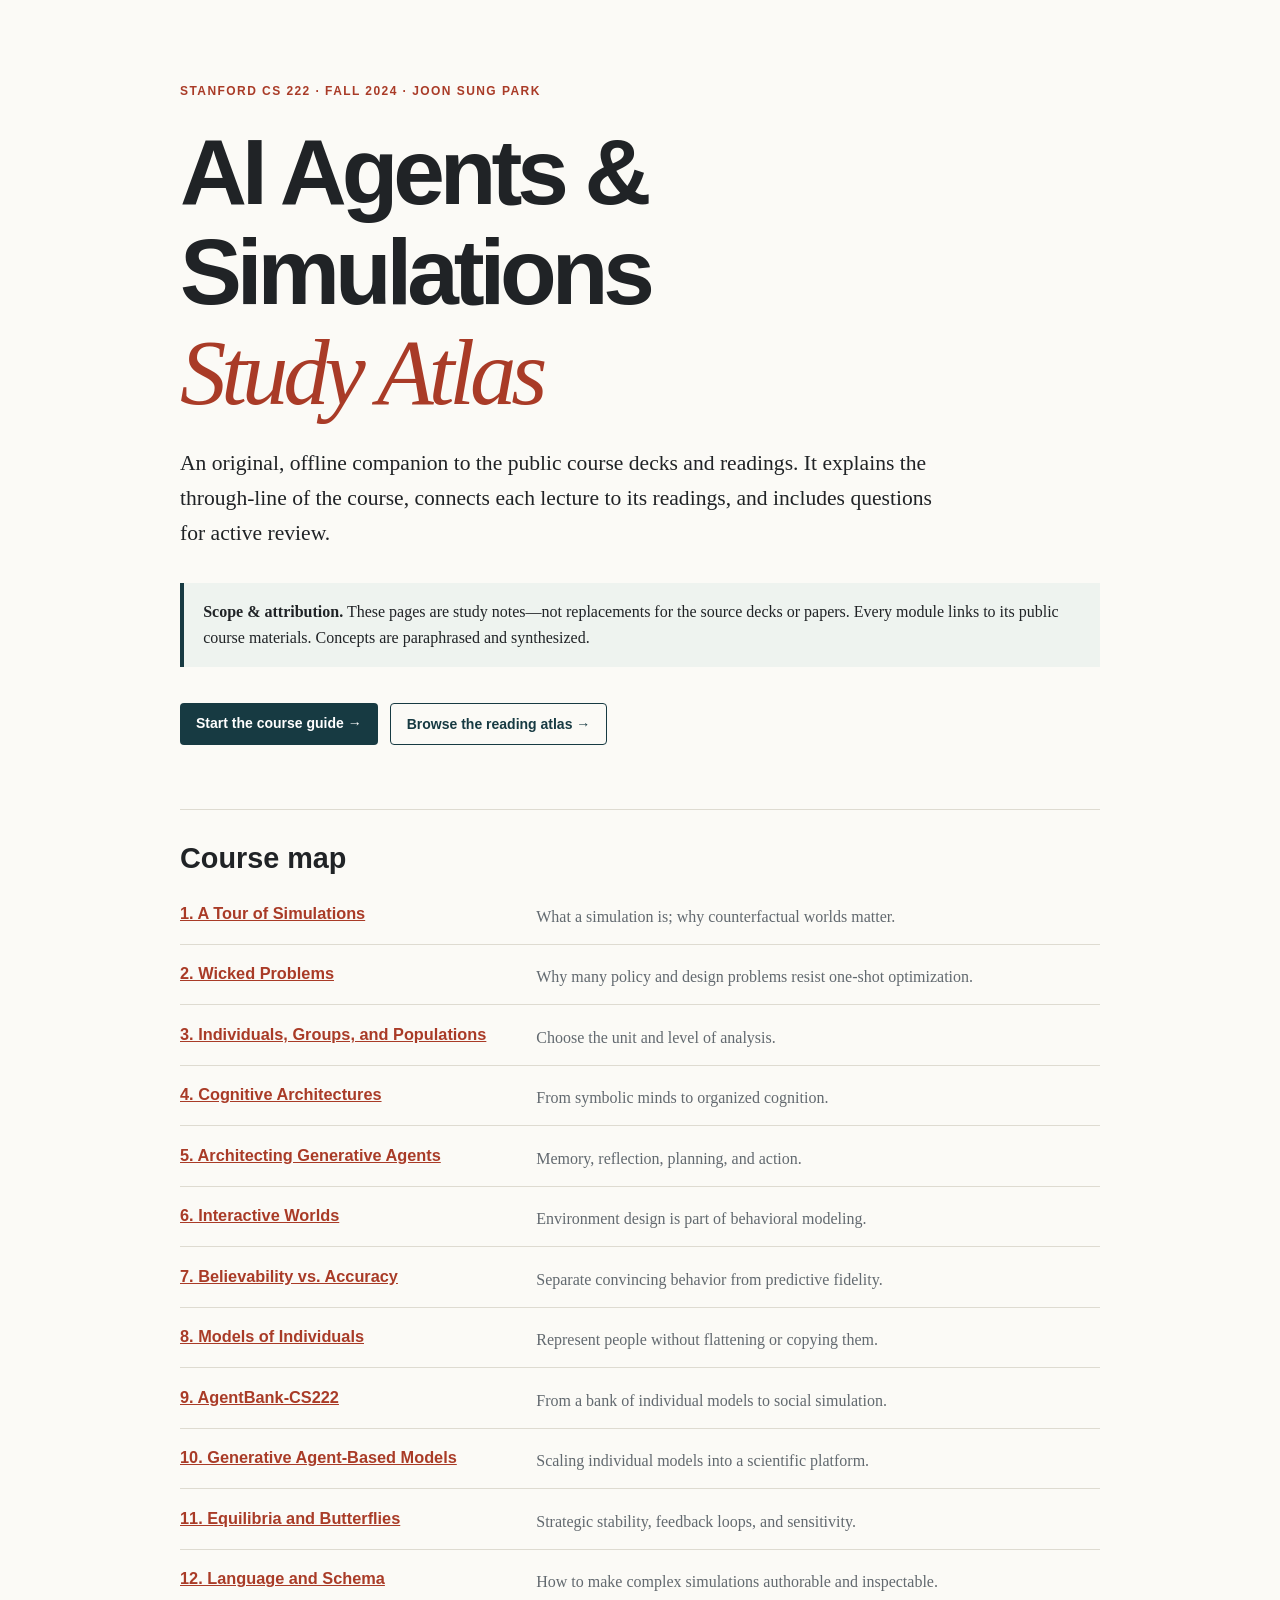
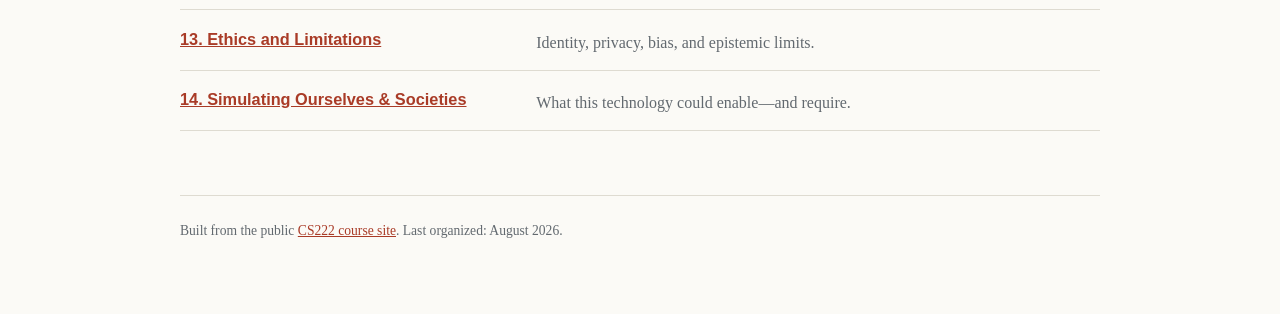
<file: index.html>
<!doctype html>
<html lang="en"><head><meta charset="utf-8"><meta name="viewport" content="width=device-width,initial-scale=1"><title>CS222 — Study Atlas</title><link rel="stylesheet" href="assets/style.css"></head>
<body><main class="shell"><p class="eyebrow">STANFORD CS 222 · FALL 2024 · JOON SUNG PARK</p><h1>AI Agents &amp; Simulations<br><em>Study Atlas</em></h1><p class="lead">An original, offline companion to the public course decks and readings. It explains the through-line of the course, connects each lecture to its readings, and includes questions for active review.</p><div class="notice"><strong>Scope &amp; attribution.</strong> These pages are study notes—not replacements for the source decks or papers. Every module links to its public course materials. Concepts are paraphrased and synthesized.</div><section class="actions"><a class="button" href="course-guide.html">Start the course guide →</a><a class="button secondary" href="reading-atlas.html">Browse the reading atlas →</a></section><section><h2>Course map</h2><ol class="map"><li><a href="course-guide.html#l1">1. A Tour of Simulations</a><span>What a simulation is; why counterfactual worlds matter.</span></li><li><a href="course-guide.html#l2">2. Wicked Problems</a><span>Why many policy and design problems resist one-shot optimization.</span></li><li><a href="course-guide.html#l3">3. Individuals, Groups, and Populations</a><span>Choose the unit and level of analysis.</span></li><li><a href="course-guide.html#l4">4. Cognitive Architectures</a><span>From symbolic minds to organized cognition.</span></li><li><a href="course-guide.html#l5">5. Architecting Generative Agents</a><span>Memory, reflection, planning, and action.</span></li><li><a href="course-guide.html#l6">6. Interactive Worlds</a><span>Environment design is part of behavioral modeling.</span></li><li><a href="course-guide.html#l7">7. Believability vs. Accuracy</a><span>Separate convincing behavior from predictive fidelity.</span></li><li><a href="course-guide.html#l8">8. Models of Individuals</a><span>Represent people without flattening or copying them.</span></li><li><a href="course-guide.html#l9">9. AgentBank-CS222</a><span>From a bank of individual models to social simulation.</span></li><li><a href="course-guide.html#l10">10. Generative Agent-Based Models</a><span>Scaling individual models into a scientific platform.</span></li><li><a href="course-guide.html#l11">11. Equilibria and Butterflies</a><span>Strategic stability, feedback loops, and sensitivity.</span></li><li><a href="course-guide.html#l12">12. Language and Schema</a><span>How to make complex simulations authorable and inspectable.</span></li><li><a href="course-guide.html#l13">13. Ethics and Limitations</a><span>Identity, privacy, bias, and epistemic limits.</span></li><li><a href="course-guide.html#l14">14. Simulating Ourselves &amp; Societies</a><span>What this technology could enable—and require.</span></li></ol></section><footer>Built from the public <a href="https://joonspk-research.github.io/cs222-fall24/index.html">CS222 course site</a>. Last organized: August 2026.</footer></main></body></html>
</file>
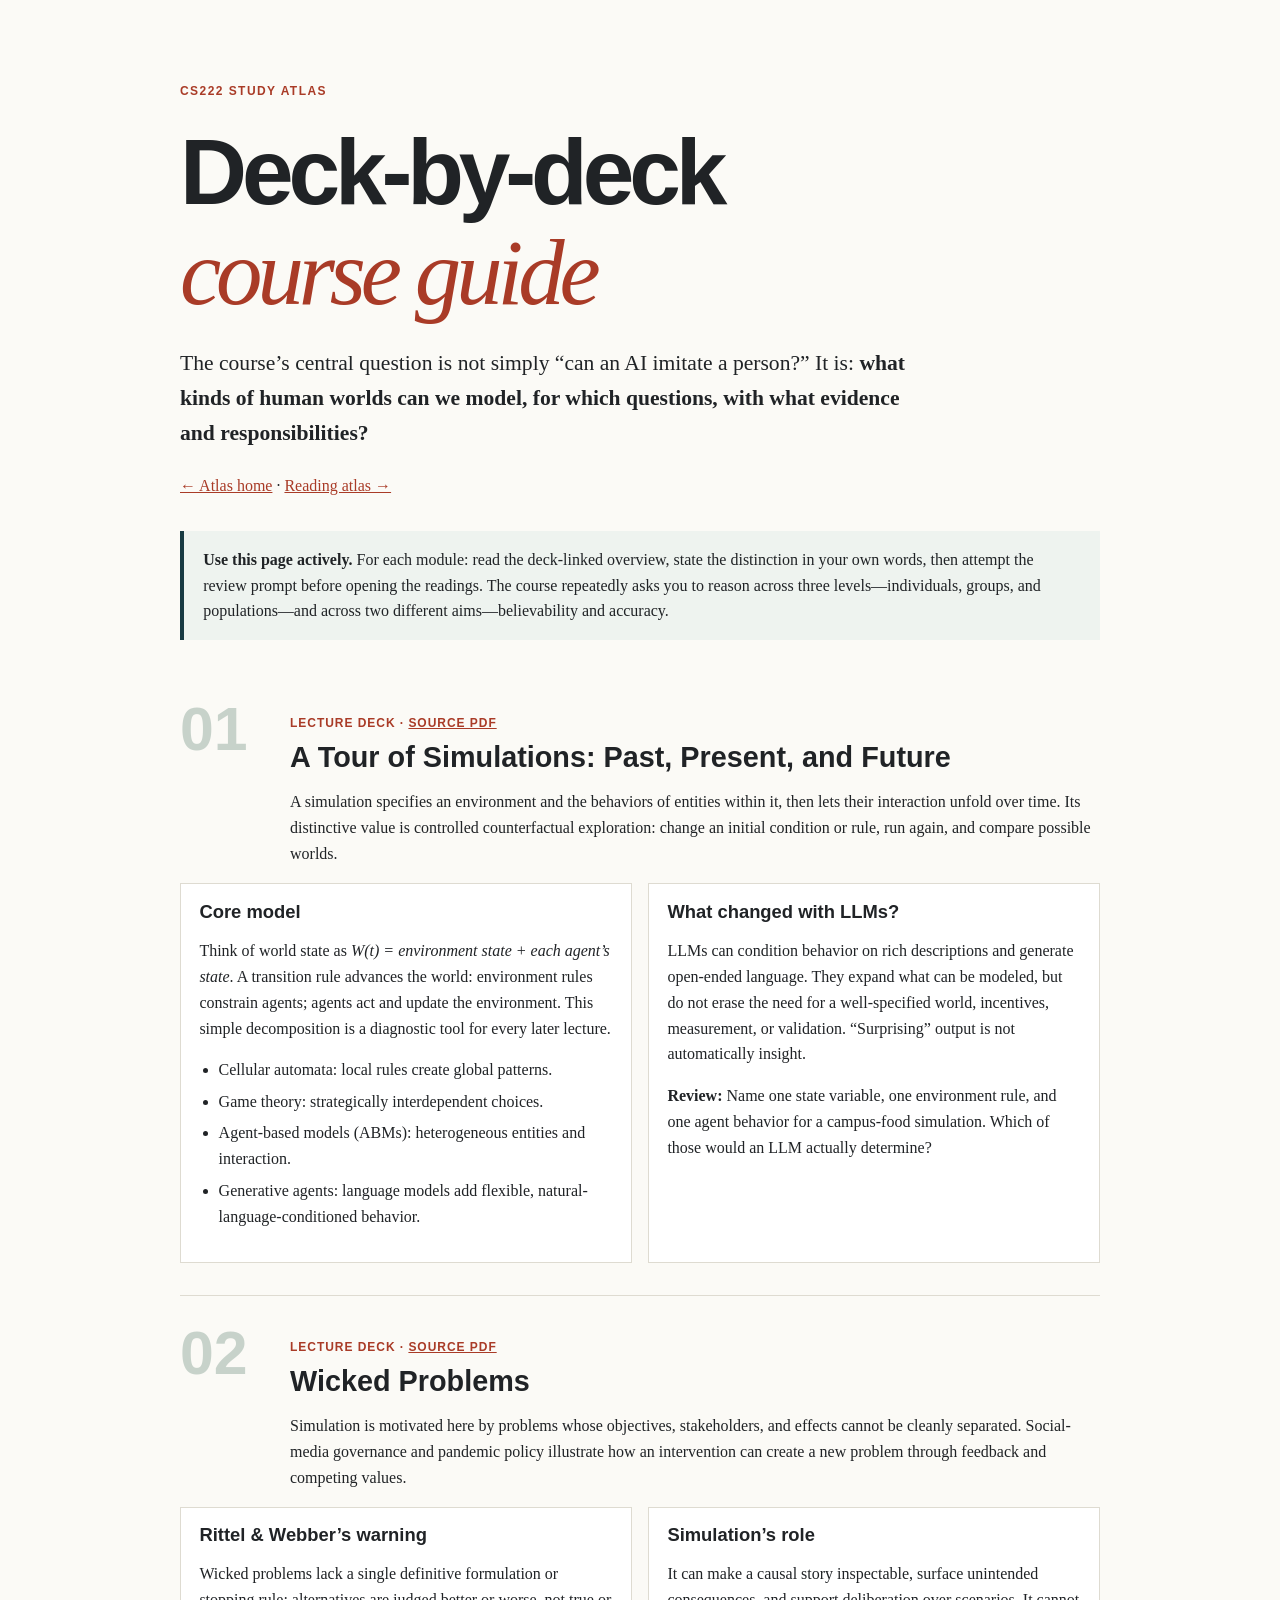
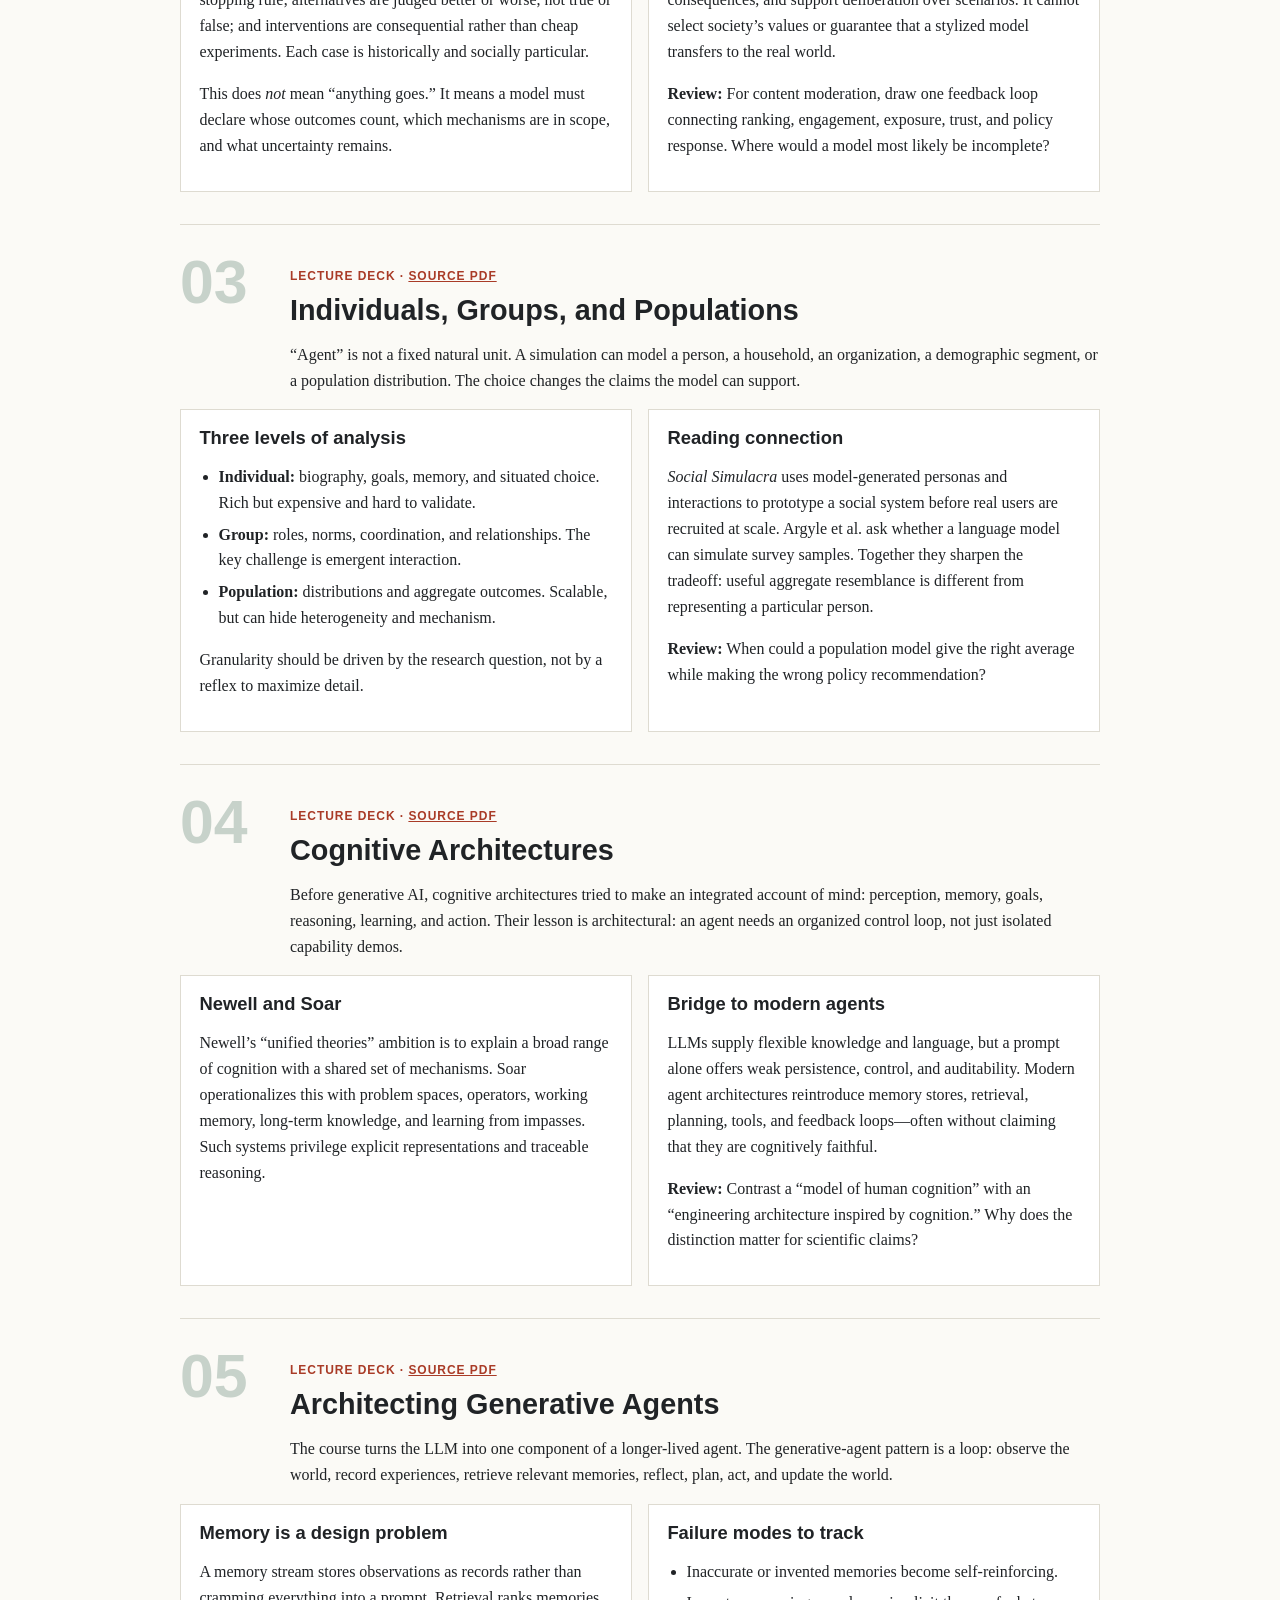
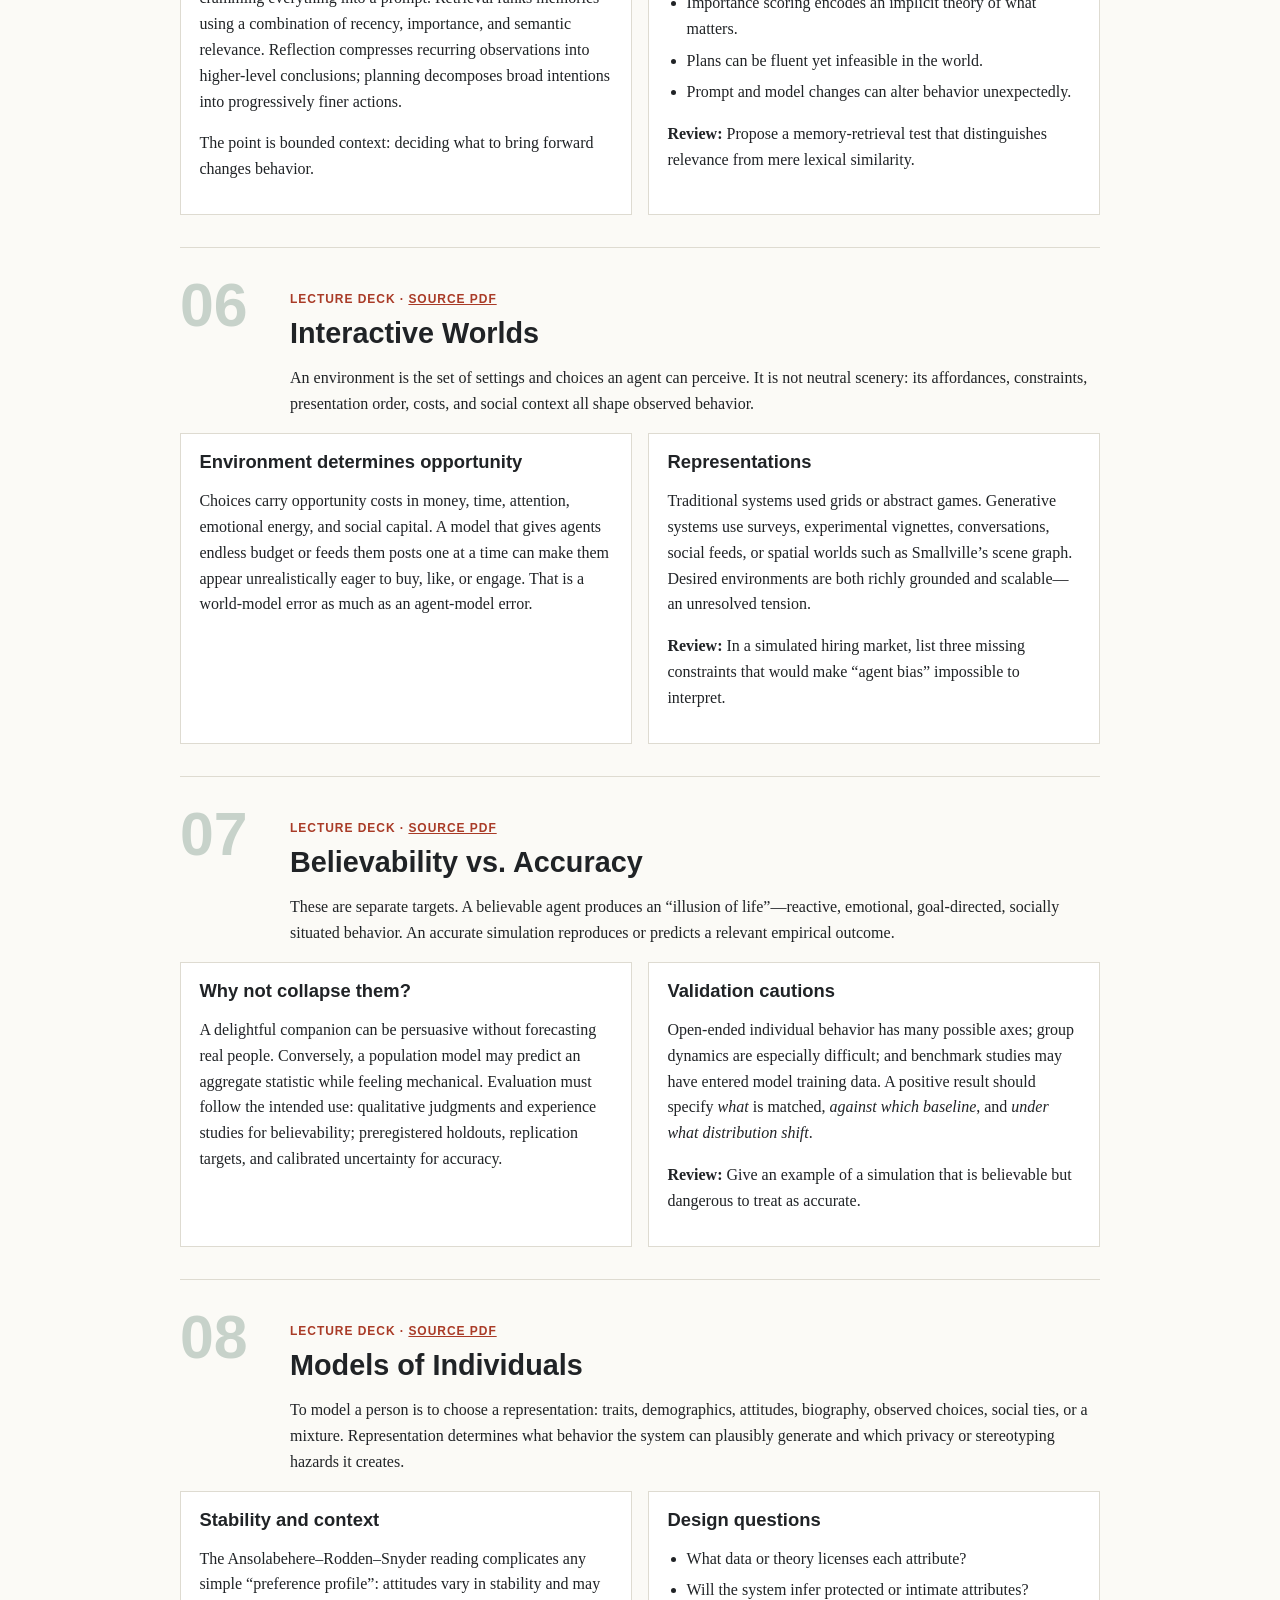
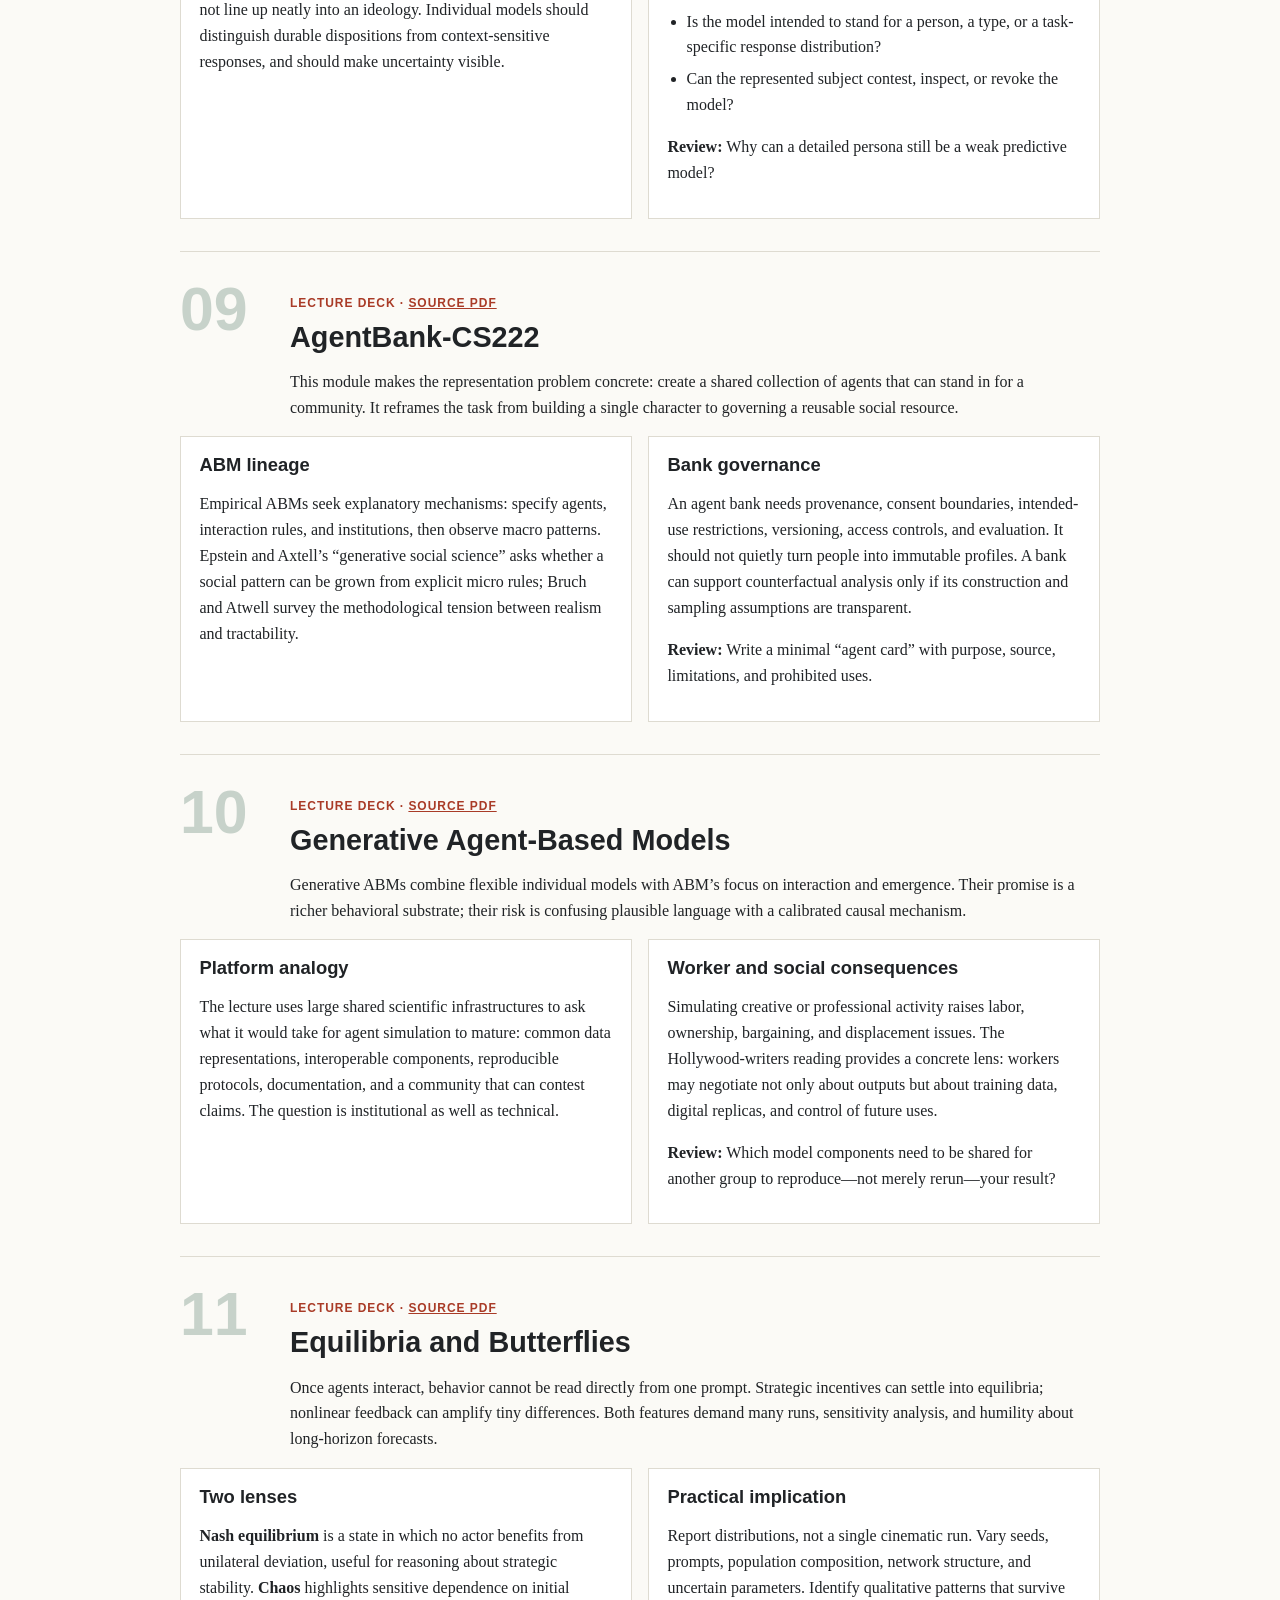
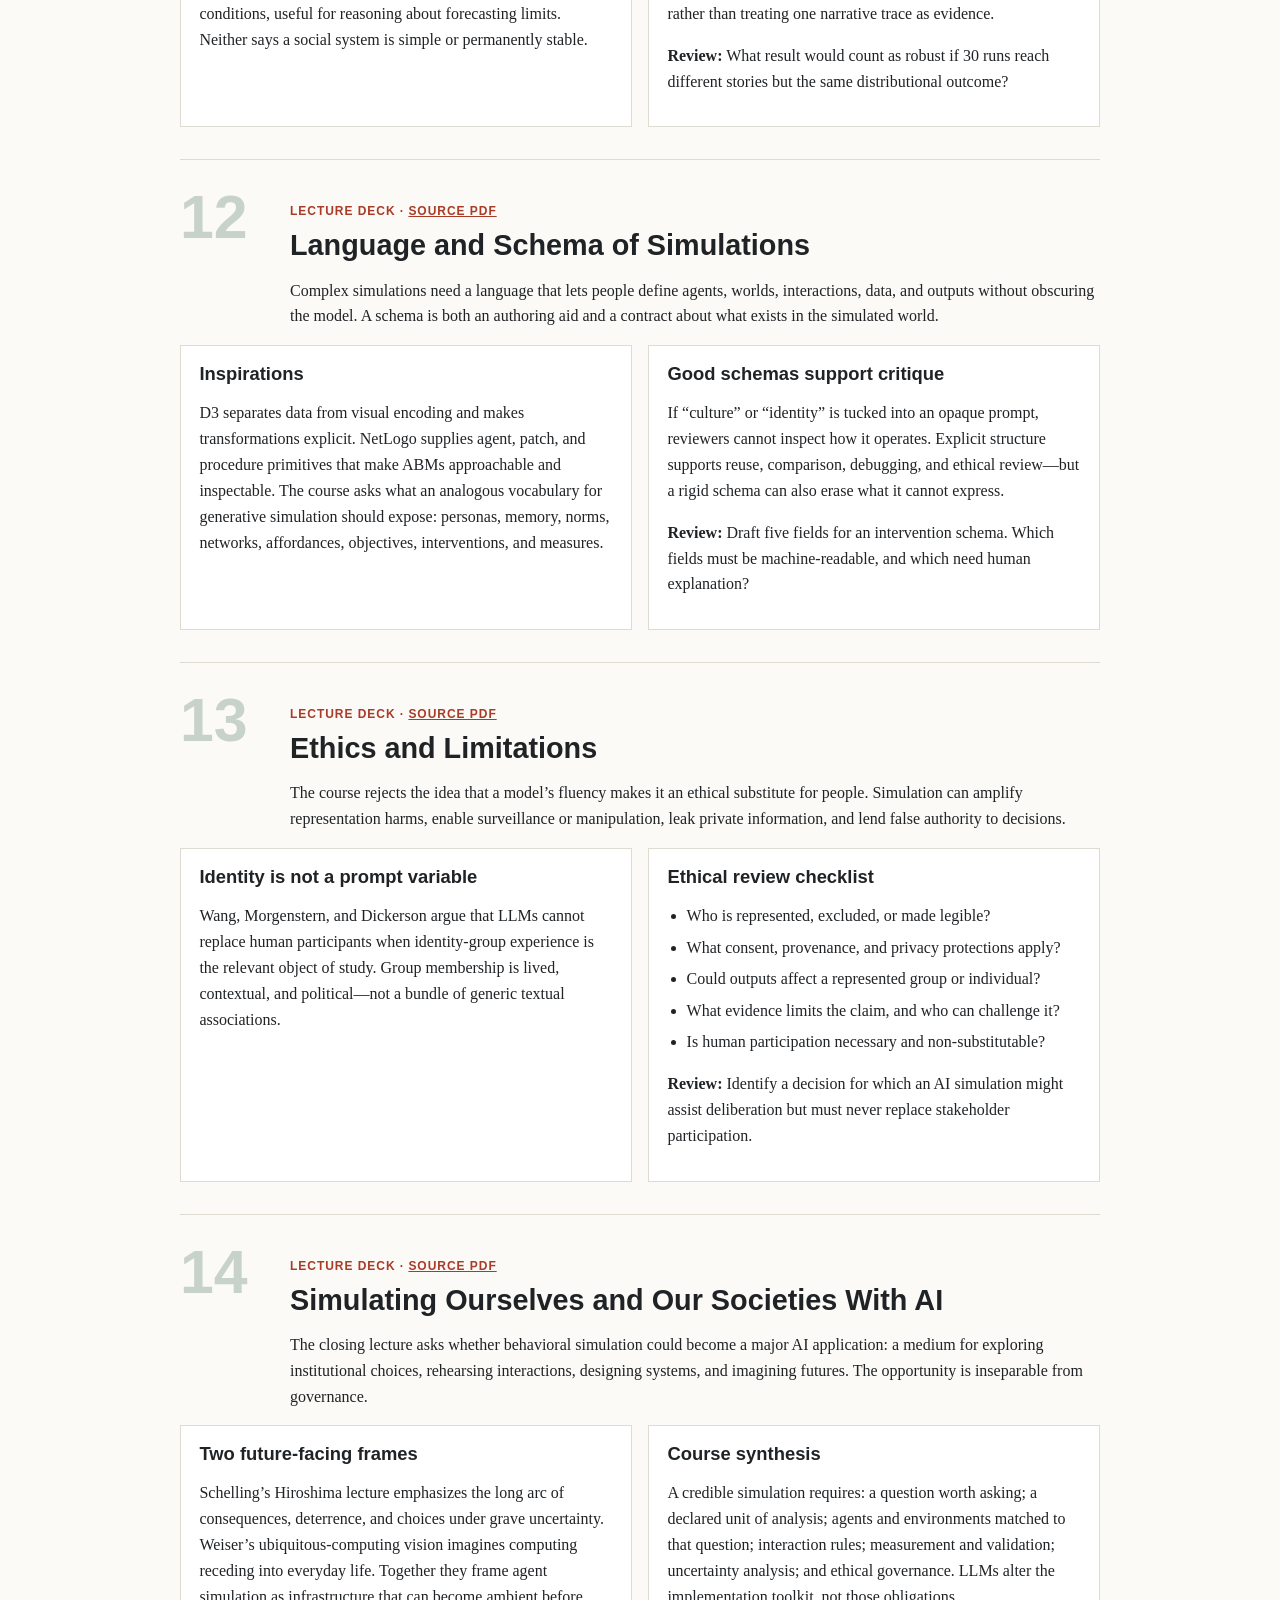
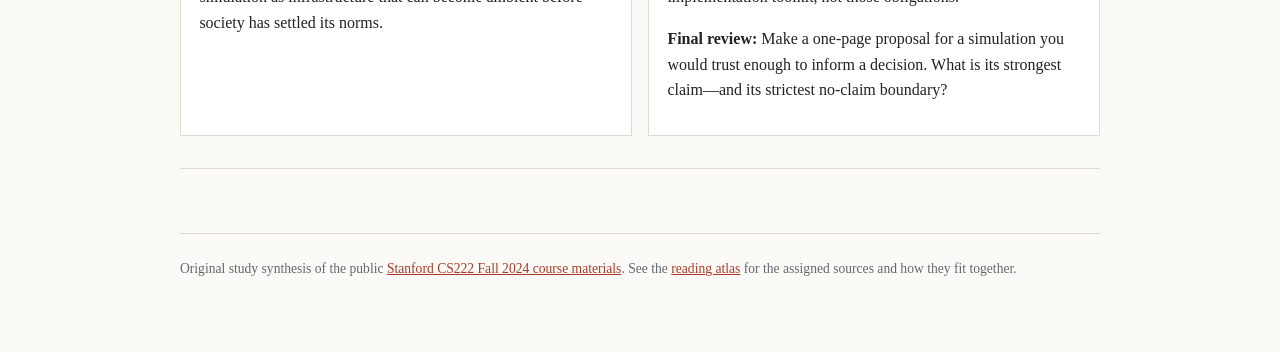
<file: course-guide.html>
<!doctype html>
<html lang="en"><head><meta charset="utf-8"><meta name="viewport" content="width=device-width,initial-scale=1"><title>CS222 — Course Guide</title><link rel="stylesheet" href="assets/style.css"></head>
<body><main class="shell"><p class="eyebrow">CS222 STUDY ATLAS</p><h1>Deck-by-deck<br><em>course guide</em></h1><p class="lead">The course’s central question is not simply “can an AI imitate a person?” It is: <strong>what kinds of human worlds can we model, for which questions, with what evidence and responsibilities?</strong></p><p><a href="index.html">← Atlas home</a> · <a href="reading-atlas.html">Reading atlas →</a></p><div class="callout"><strong>Use this page actively.</strong> For each module: read the deck-linked overview, state the distinction in your own words, then attempt the review prompt before opening the readings. The course repeatedly asks you to reason across three levels—individuals, groups, and populations—and across two different aims—believability and accuracy.</div>

<article id="l1" class="module"><header class="module-head"><div class="num">01</div><div><p class="deck">Lecture deck · <a href="https://joonspk-research.github.io/cs222-fall24/static_dir/pdf/StanfordCS222_Lecture1.pdf">source PDF</a></p><h2>A Tour of Simulations: Past, Present, and Future</h2><p>A simulation specifies an environment and the behaviors of entities within it, then lets their interaction unfold over time. Its distinctive value is controlled counterfactual exploration: change an initial condition or rule, run again, and compare possible worlds.</p></div></header><div class="grid"><section class="card"><h3>Core model</h3><p>Think of world state as <em>W(t) = environment state + each agent’s state</em>. A transition rule advances the world: environment rules constrain agents; agents act and update the environment. This simple decomposition is a diagnostic tool for every later lecture.</p><ul><li>Cellular automata: local rules create global patterns.</li><li>Game theory: strategically interdependent choices.</li><li>Agent-based models (ABMs): heterogeneous entities and interaction.</li><li>Generative agents: language models add flexible, natural-language-conditioned behavior.</li></ul></section><section class="card"><h3>What changed with LLMs?</h3><p>LLMs can condition behavior on rich descriptions and generate open-ended language. They expand what can be modeled, but do not erase the need for a well-specified world, incentives, measurement, or validation. “Surprising” output is not automatically insight.</p><p><strong>Review:</strong> Name one state variable, one environment rule, and one agent behavior for a campus-food simulation. Which of those would an LLM actually determine?</p></section></div></article>

<article id="l2" class="module"><header class="module-head"><div class="num">02</div><div><p class="deck">Lecture deck · <a href="https://joonspk-research.github.io/cs222-fall24/static_dir/pdf/StanfordCS222_Lecture2.pdf">source PDF</a></p><h2>Wicked Problems</h2><p>Simulation is motivated here by problems whose objectives, stakeholders, and effects cannot be cleanly separated. Social-media governance and pandemic policy illustrate how an intervention can create a new problem through feedback and competing values.</p></div></header><div class="grid"><section class="card"><h3>Rittel &amp; Webber’s warning</h3><p>Wicked problems lack a single definitive formulation or stopping rule; alternatives are judged better or worse, not true or false; and interventions are consequential rather than cheap experiments. Each case is historically and socially particular.</p><p>This does <em>not</em> mean “anything goes.” It means a model must declare whose outcomes count, which mechanisms are in scope, and what uncertainty remains.</p></section><section class="card"><h3>Simulation’s role</h3><p>It can make a causal story inspectable, surface unintended consequences, and support deliberation over scenarios. It cannot select society’s values or guarantee that a stylized model transfers to the real world.</p><p><strong>Review:</strong> For content moderation, draw one feedback loop connecting ranking, engagement, exposure, trust, and policy response. Where would a model most likely be incomplete?</p></section></div></article>

<article id="l3" class="module"><header class="module-head"><div class="num">03</div><div><p class="deck">Lecture deck · <a href="https://joonspk-research.github.io/cs222-fall24/static_dir/pdf/StanfordCS222_Lecture3.pdf">source PDF</a></p><h2>Individuals, Groups, and Populations</h2><p>“Agent” is not a fixed natural unit. A simulation can model a person, a household, an organization, a demographic segment, or a population distribution. The choice changes the claims the model can support.</p></div></header><div class="grid"><section class="card"><h3>Three levels of analysis</h3><ul><li><strong>Individual:</strong> biography, goals, memory, and situated choice. Rich but expensive and hard to validate.</li><li><strong>Group:</strong> roles, norms, coordination, and relationships. The key challenge is emergent interaction.</li><li><strong>Population:</strong> distributions and aggregate outcomes. Scalable, but can hide heterogeneity and mechanism.</li></ul><p>Granularity should be driven by the research question, not by a reflex to maximize detail.</p></section><section class="card"><h3>Reading connection</h3><p><em>Social Simulacra</em> uses model-generated personas and interactions to prototype a social system before real users are recruited at scale. Argyle et al. ask whether a language model can simulate survey samples. Together they sharpen the tradeoff: useful aggregate resemblance is different from representing a particular person.</p><p><strong>Review:</strong> When could a population model give the right average while making the wrong policy recommendation?</p></section></div></article>

<article id="l4" class="module"><header class="module-head"><div class="num">04</div><div><p class="deck">Lecture deck · <a href="https://joonspk-research.github.io/cs222-fall24/static_dir/pdf/StanfordCS222_Lecture4.pdf">source PDF</a></p><h2>Cognitive Architectures</h2><p>Before generative AI, cognitive architectures tried to make an integrated account of mind: perception, memory, goals, reasoning, learning, and action. Their lesson is architectural: an agent needs an organized control loop, not just isolated capability demos.</p></div></header><div class="grid"><section class="card"><h3>Newell and Soar</h3><p>Newell’s “unified theories” ambition is to explain a broad range of cognition with a shared set of mechanisms. Soar operationalizes this with problem spaces, operators, working memory, long-term knowledge, and learning from impasses. Such systems privilege explicit representations and traceable reasoning.</p></section><section class="card"><h3>Bridge to modern agents</h3><p>LLMs supply flexible knowledge and language, but a prompt alone offers weak persistence, control, and auditability. Modern agent architectures reintroduce memory stores, retrieval, planning, tools, and feedback loops—often without claiming that they are cognitively faithful.</p><p><strong>Review:</strong> Contrast a “model of human cognition” with an “engineering architecture inspired by cognition.” Why does the distinction matter for scientific claims?</p></section></div></article>

<article id="l5" class="module"><header class="module-head"><div class="num">05</div><div><p class="deck">Lecture deck · <a href="https://joonspk-research.github.io/cs222-fall24/static_dir/pdf/StanfordCS222_Lecture5.pdf">source PDF</a></p><h2>Architecting Generative Agents</h2><p>The course turns the LLM into one component of a longer-lived agent. The generative-agent pattern is a loop: observe the world, record experiences, retrieve relevant memories, reflect, plan, act, and update the world.</p></div></header><div class="grid"><section class="card"><h3>Memory is a design problem</h3><p>A memory stream stores observations as records rather than cramming everything into a prompt. Retrieval ranks memories using a combination of recency, importance, and semantic relevance. Reflection compresses recurring observations into higher-level conclusions; planning decomposes broad intentions into progressively finer actions.</p><p>The point is bounded context: deciding what to bring forward changes behavior.</p></section><section class="card"><h3>Failure modes to track</h3><ul><li>Inaccurate or invented memories become self-reinforcing.</li><li>Importance scoring encodes an implicit theory of what matters.</li><li>Plans can be fluent yet infeasible in the world.</li><li>Prompt and model changes can alter behavior unexpectedly.</li></ul><p><strong>Review:</strong> Propose a memory-retrieval test that distinguishes relevance from mere lexical similarity.</p></section></div></article>

<article id="l6" class="module"><header class="module-head"><div class="num">06</div><div><p class="deck">Lecture deck · <a href="https://joonspk-research.github.io/cs222-fall24/static_dir/pdf/StanfordCS222_Lecture6.pdf">source PDF</a></p><h2>Interactive Worlds</h2><p>An environment is the set of settings and choices an agent can perceive. It is not neutral scenery: its affordances, constraints, presentation order, costs, and social context all shape observed behavior.</p></div></header><div class="grid"><section class="card"><h3>Environment determines opportunity</h3><p>Choices carry opportunity costs in money, time, attention, emotional energy, and social capital. A model that gives agents endless budget or feeds them posts one at a time can make them appear unrealistically eager to buy, like, or engage. That is a world-model error as much as an agent-model error.</p></section><section class="card"><h3>Representations</h3><p>Traditional systems used grids or abstract games. Generative systems use surveys, experimental vignettes, conversations, social feeds, or spatial worlds such as Smallville’s scene graph. Desired environments are both richly grounded and scalable—an unresolved tension.</p><p><strong>Review:</strong> In a simulated hiring market, list three missing constraints that would make “agent bias” impossible to interpret.</p></section></div></article>

<article id="l7" class="module"><header class="module-head"><div class="num">07</div><div><p class="deck">Lecture deck · <a href="https://joonspk-research.github.io/cs222-fall24/static_dir/pdf/StanfordCS222_Lecture7.pdf">source PDF</a></p><h2>Believability vs. Accuracy</h2><p>These are separate targets. A believable agent produces an “illusion of life”—reactive, emotional, goal-directed, socially situated behavior. An accurate simulation reproduces or predicts a relevant empirical outcome.</p></div></header><div class="grid"><section class="card"><h3>Why not collapse them?</h3><p>A delightful companion can be persuasive without forecasting real people. Conversely, a population model may predict an aggregate statistic while feeling mechanical. Evaluation must follow the intended use: qualitative judgments and experience studies for believability; preregistered holdouts, replication targets, and calibrated uncertainty for accuracy.</p></section><section class="card"><h3>Validation cautions</h3><p>Open-ended individual behavior has many possible axes; group dynamics are especially difficult; and benchmark studies may have entered model training data. A positive result should specify <em>what</em> is matched, <em>against which baseline</em>, and <em>under what distribution shift</em>.</p><p><strong>Review:</strong> Give an example of a simulation that is believable but dangerous to treat as accurate.</p></section></div></article>

<article id="l8" class="module"><header class="module-head"><div class="num">08</div><div><p class="deck">Lecture deck · <a href="https://joonspk-research.github.io/cs222-fall24/static_dir/pdf/StanfordCS222_Lecture8.pdf">source PDF</a></p><h2>Models of Individuals</h2><p>To model a person is to choose a representation: traits, demographics, attitudes, biography, observed choices, social ties, or a mixture. Representation determines what behavior the system can plausibly generate and which privacy or stereotyping hazards it creates.</p></div></header><div class="grid"><section class="card"><h3>Stability and context</h3><p>The Ansolabehere–Rodden–Snyder reading complicates any simple “preference profile”: attitudes vary in stability and may not line up neatly into an ideology. Individual models should distinguish durable dispositions from context-sensitive responses, and should make uncertainty visible.</p></section><section class="card"><h3>Design questions</h3><ul><li>What data or theory licenses each attribute?</li><li>Will the system infer protected or intimate attributes?</li><li>Is the model intended to stand for a person, a type, or a task-specific response distribution?</li><li>Can the represented subject contest, inspect, or revoke the model?</li></ul><p><strong>Review:</strong> Why can a detailed persona still be a weak predictive model?</p></section></div></article>

<article id="l9" class="module"><header class="module-head"><div class="num">09</div><div><p class="deck">Lecture deck · <a href="https://joonspk-research.github.io/cs222-fall24/static_dir/pdf/StanfordCS222_Lecture9.pdf">source PDF</a></p><h2>AgentBank-CS222</h2><p>This module makes the representation problem concrete: create a shared collection of agents that can stand in for a community. It reframes the task from building a single character to governing a reusable social resource.</p></div></header><div class="grid"><section class="card"><h3>ABM lineage</h3><p>Empirical ABMs seek explanatory mechanisms: specify agents, interaction rules, and institutions, then observe macro patterns. Epstein and Axtell’s “generative social science” asks whether a social pattern can be grown from explicit micro rules; Bruch and Atwell survey the methodological tension between realism and tractability.</p></section><section class="card"><h3>Bank governance</h3><p>An agent bank needs provenance, consent boundaries, intended-use restrictions, versioning, access controls, and evaluation. It should not quietly turn people into immutable profiles. A bank can support counterfactual analysis only if its construction and sampling assumptions are transparent.</p><p><strong>Review:</strong> Write a minimal “agent card” with purpose, source, limitations, and prohibited uses.</p></section></div></article>

<article id="l10" class="module"><header class="module-head"><div class="num">10</div><div><p class="deck">Lecture deck · <a href="https://joonspk-research.github.io/cs222-fall24/static_dir/pdf/StanfordCS222_Lecture10.pdf">source PDF</a></p><h2>Generative Agent-Based Models</h2><p>Generative ABMs combine flexible individual models with ABM’s focus on interaction and emergence. Their promise is a richer behavioral substrate; their risk is confusing plausible language with a calibrated causal mechanism.</p></div></header><div class="grid"><section class="card"><h3>Platform analogy</h3><p>The lecture uses large shared scientific infrastructures to ask what it would take for agent simulation to mature: common data representations, interoperable components, reproducible protocols, documentation, and a community that can contest claims. The question is institutional as well as technical.</p></section><section class="card"><h3>Worker and social consequences</h3><p>Simulating creative or professional activity raises labor, ownership, bargaining, and displacement issues. The Hollywood-writers reading provides a concrete lens: workers may negotiate not only about outputs but about training data, digital replicas, and control of future uses.</p><p><strong>Review:</strong> Which model components need to be shared for another group to reproduce—not merely rerun—your result?</p></section></div></article>

<article id="l11" class="module"><header class="module-head"><div class="num">11</div><div><p class="deck">Lecture deck · <a href="https://joonspk-research.github.io/cs222-fall24/static_dir/pdf/StanfordCS222_Lecture11.pdf">source PDF</a></p><h2>Equilibria and Butterflies</h2><p>Once agents interact, behavior cannot be read directly from one prompt. Strategic incentives can settle into equilibria; nonlinear feedback can amplify tiny differences. Both features demand many runs, sensitivity analysis, and humility about long-horizon forecasts.</p></div></header><div class="grid"><section class="card"><h3>Two lenses</h3><p><strong>Nash equilibrium</strong> is a state in which no actor benefits from unilateral deviation, useful for reasoning about strategic stability. <strong>Chaos</strong> highlights sensitive dependence on initial conditions, useful for reasoning about forecasting limits. Neither says a social system is simple or permanently stable.</p></section><section class="card"><h3>Practical implication</h3><p>Report distributions, not a single cinematic run. Vary seeds, prompts, population composition, network structure, and uncertain parameters. Identify qualitative patterns that survive rather than treating one narrative trace as evidence.</p><p><strong>Review:</strong> What result would count as robust if 30 runs reach different stories but the same distributional outcome?</p></section></div></article>

<article id="l12" class="module"><header class="module-head"><div class="num">12</div><div><p class="deck">Lecture deck · <a href="https://joonspk-research.github.io/cs222-fall24/static_dir/pdf/StanfordCS222_Lecture12.pdf">source PDF</a></p><h2>Language and Schema of Simulations</h2><p>Complex simulations need a language that lets people define agents, worlds, interactions, data, and outputs without obscuring the model. A schema is both an authoring aid and a contract about what exists in the simulated world.</p></div></header><div class="grid"><section class="card"><h3>Inspirations</h3><p>D3 separates data from visual encoding and makes transformations explicit. NetLogo supplies agent, patch, and procedure primitives that make ABMs approachable and inspectable. The course asks what an analogous vocabulary for generative simulation should expose: personas, memory, norms, networks, affordances, objectives, interventions, and measures.</p></section><section class="card"><h3>Good schemas support critique</h3><p>If “culture” or “identity” is tucked into an opaque prompt, reviewers cannot inspect how it operates. Explicit structure supports reuse, comparison, debugging, and ethical review—but a rigid schema can also erase what it cannot express.</p><p><strong>Review:</strong> Draft five fields for an intervention schema. Which fields must be machine-readable, and which need human explanation?</p></section></div></article>

<article id="l13" class="module"><header class="module-head"><div class="num">13</div><div><p class="deck">Lecture deck · <a href="https://joonspk-research.github.io/cs222-fall24/static_dir/pdf/StanfordCS222_Lecture13.pdf">source PDF</a></p><h2>Ethics and Limitations</h2><p>The course rejects the idea that a model’s fluency makes it an ethical substitute for people. Simulation can amplify representation harms, enable surveillance or manipulation, leak private information, and lend false authority to decisions.</p></div></header><div class="grid"><section class="card"><h3>Identity is not a prompt variable</h3><p>Wang, Morgenstern, and Dickerson argue that LLMs cannot replace human participants when identity-group experience is the relevant object of study. Group membership is lived, contextual, and political—not a bundle of generic textual associations.</p></section><section class="card"><h3>Ethical review checklist</h3><ul><li>Who is represented, excluded, or made legible?</li><li>What consent, provenance, and privacy protections apply?</li><li>Could outputs affect a represented group or individual?</li><li>What evidence limits the claim, and who can challenge it?</li><li>Is human participation necessary and non-substitutable?</li></ul><p><strong>Review:</strong> Identify a decision for which an AI simulation might assist deliberation but must never replace stakeholder participation.</p></section></div></article>

<article id="l14" class="module"><header class="module-head"><div class="num">14</div><div><p class="deck">Lecture deck · <a href="https://joonspk-research.github.io/cs222-fall24/static_dir/pdf/StanfordCS222_Lecture14.pdf">source PDF</a></p><h2>Simulating Ourselves and Our Societies With AI</h2><p>The closing lecture asks whether behavioral simulation could become a major AI application: a medium for exploring institutional choices, rehearsing interactions, designing systems, and imagining futures. The opportunity is inseparable from governance.</p></div></header><div class="grid"><section class="card"><h3>Two future-facing frames</h3><p>Schelling’s Hiroshima lecture emphasizes the long arc of consequences, deterrence, and choices under grave uncertainty. Weiser’s ubiquitous-computing vision imagines computing receding into everyday life. Together they frame agent simulation as infrastructure that can become ambient before society has settled its norms.</p></section><section class="card"><h3>Course synthesis</h3><p>A credible simulation requires: a question worth asking; a declared unit of analysis; agents and environments matched to that question; interaction rules; measurement and validation; uncertainty analysis; and ethical governance. LLMs alter the implementation toolkit, not those obligations.</p><p><strong>Final review:</strong> Make a one-page proposal for a simulation you would trust enough to inform a decision. What is its strongest claim—and its strictest no-claim boundary?</p></section></div></article>

<footer>Original study synthesis of the public <a href="https://joonspk-research.github.io/cs222-fall24/index.html">Stanford CS222 Fall 2024 course materials</a>. See the <a href="reading-atlas.html">reading atlas</a> for the assigned sources and how they fit together.</footer></main></body></html>
</file>
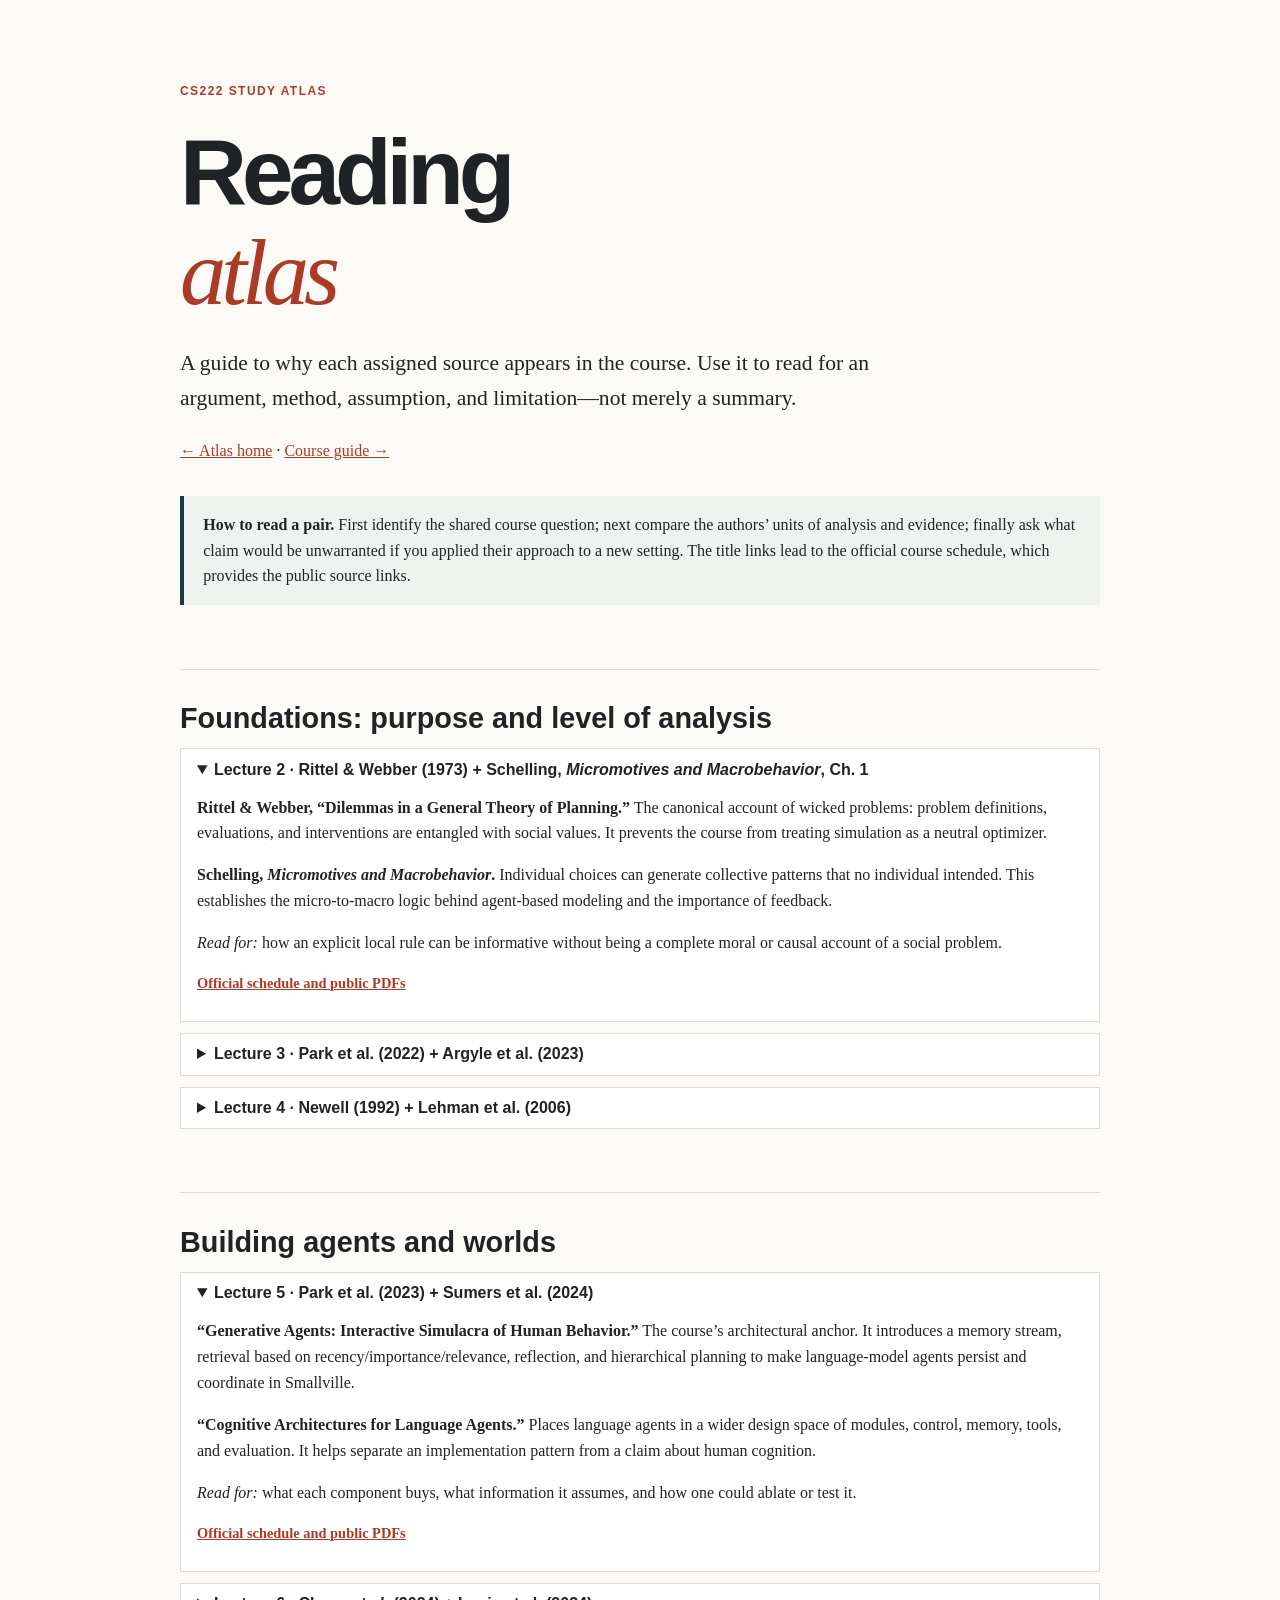
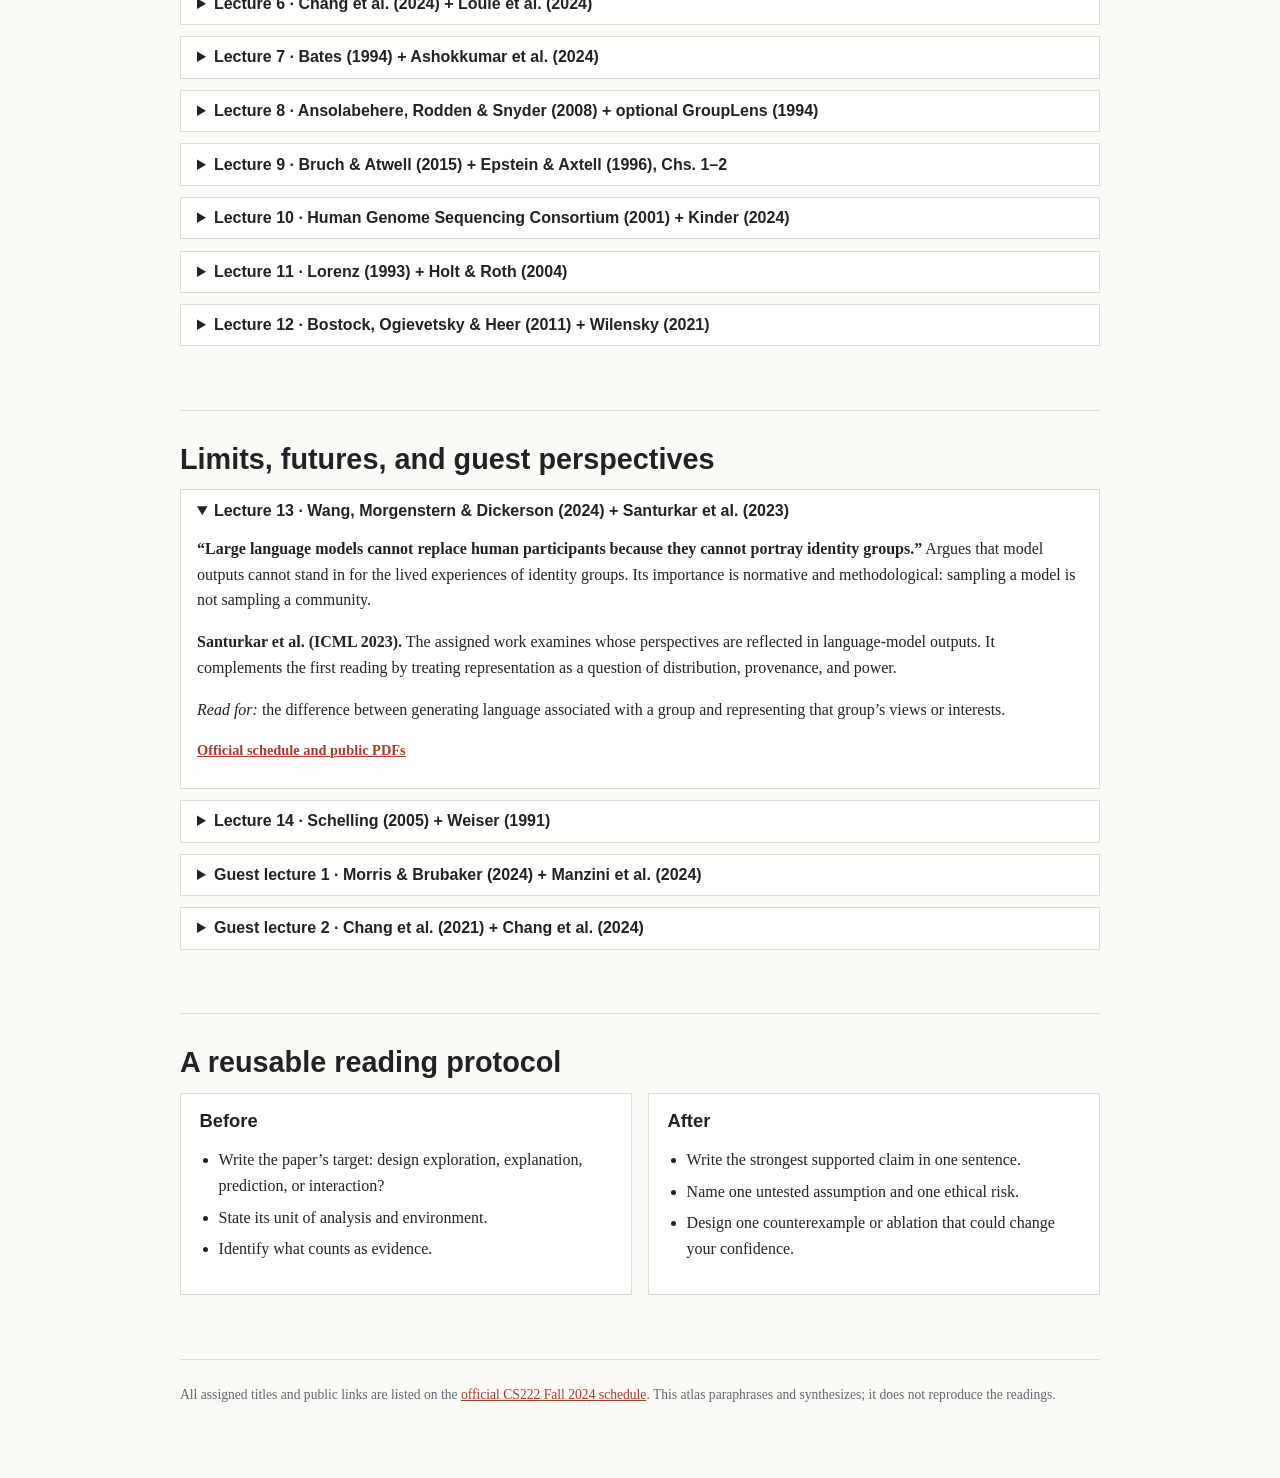
<file: reading-atlas.html>
<!doctype html>
<html lang="en"><head><meta charset="utf-8"><meta name="viewport" content="width=device-width,initial-scale=1"><title>CS222 — Reading Atlas</title><link rel="stylesheet" href="assets/style.css"></head>
<body><main class="shell"><p class="eyebrow">CS222 STUDY ATLAS</p><h1>Reading<br><em>atlas</em></h1><p class="lead">A guide to why each assigned source appears in the course. Use it to read for an argument, method, assumption, and limitation—not merely a summary.</p><p><a href="index.html">← Atlas home</a> · <a href="course-guide.html">Course guide →</a></p><div class="notice"><strong>How to read a pair.</strong> First identify the shared course question; next compare the authors’ units of analysis and evidence; finally ask what claim would be unwarranted if you applied their approach to a new setting. The title links lead to the official course schedule, which provides the public source links.</div>

<h2>Foundations: purpose and level of analysis</h2>
<details open><summary>Lecture 2 · Rittel &amp; Webber (1973) + Schelling, <em>Micromotives and Macrobehavior</em>, Ch. 1</summary><p><strong>Rittel &amp; Webber, “Dilemmas in a General Theory of Planning.”</strong> The canonical account of wicked problems: problem definitions, evaluations, and interventions are entangled with social values. It prevents the course from treating simulation as a neutral optimizer.</p><p><strong>Schelling, <em>Micromotives and Macrobehavior</em>.</strong> Individual choices can generate collective patterns that no individual intended. This establishes the micro-to-macro logic behind agent-based modeling and the importance of feedback.</p><p><em>Read for:</em> how an explicit local rule can be informative without being a complete moral or causal account of a social problem.</p><p class="sources"><a href="https://joonspk-research.github.io/cs222-fall24/index.html">Official schedule and public PDFs</a></p></details>
<details><summary>Lecture 3 · Park et al. (2022) + Argyle et al. (2023)</summary><p><strong>“Social Simulacra.”</strong> Proposes populated prototypes for social-computing design: generate a breadth of possible social interactions before a system is launched. Its practical contribution is treating simulation as design exploration, not just prediction.</p><p><strong>“Out of one, many.”</strong> Tests whether language models can simulate survey samples. It foregrounds the distinction between matching aggregate patterns and representing people faithfully.</p><p><em>Compare:</em> a designer’s need for plausible interaction diversity versus a social scientist’s need for validated population-level inference.</p><p class="sources"><a href="https://joonspk-research.github.io/cs222-fall24/index.html">Official schedule and public PDFs</a></p></details>
<details><summary>Lecture 4 · Newell (1992) + Lehman et al. (2006)</summary><p><strong>Newell, “Précis of Unified Theories of Cognition.”</strong> Argues for integrated cognitive theories rather than isolated mechanisms. Read it as a standard of explanatory ambition: what must connect for an account to deserve the name “architecture”?</p><p><strong>“A Gentle Introduction to Soar.”</strong> Makes that ambition concrete through symbolic state, problem solving, operators, learning, and impasses. It provides a contrast case for LLM-centered agent systems.</p><p><em>Compare:</em> explicit, inspectable symbolic control with the flexible but opaque knowledge and generation of a language model.</p><p class="sources"><a href="https://joonspk-research.github.io/cs222-fall24/index.html">Official schedule and public PDFs</a></p></details>

<h2>Building agents and worlds</h2>
<details open><summary>Lecture 5 · Park et al. (2023) + Sumers et al. (2024)</summary><p><strong>“Generative Agents: Interactive Simulacra of Human Behavior.”</strong> The course’s architectural anchor. It introduces a memory stream, retrieval based on recency/importance/relevance, reflection, and hierarchical planning to make language-model agents persist and coordinate in Smallville.</p><p><strong>“Cognitive Architectures for Language Agents.”</strong> Places language agents in a wider design space of modules, control, memory, tools, and evaluation. It helps separate an implementation pattern from a claim about human cognition.</p><p><em>Read for:</em> what each component buys, what information it assumes, and how one could ablate or test it.</p><p class="sources"><a href="https://joonspk-research.github.io/cs222-fall24/index.html">Official schedule and public PDFs</a></p></details>
<details><summary>Lecture 6 · Chang et al. (2024) + Louie et al. (2024)</summary><p><strong>“LLMs generate structurally realistic social networks but overestimate political homophily.”</strong> Shows that a generative model can reproduce some network structure while failing on a substantively important social mechanism. It is a useful warning against one-number validation.</p><p><strong>“Roleplay-doh.”</strong> Lets domain experts author simulated patients through elicited principles. It centers a design question: how does knowledge of the setting enter an agent and its interaction environment?</p><p><em>Compare:</em> an environment represented as a network with one represented as an expert-specified conversational situation.</p><p class="sources"><a href="https://joonspk-research.github.io/cs222-fall24/index.html">Official schedule and public PDFs</a></p></details>
<details><summary>Lecture 7 · Bates (1994) + Ashokkumar et al. (2024)</summary><p><strong>Bates, “The Role of Emotion in Believable Agents.”</strong> Defines believability as an interactive illusion of life, emphasizing reactivity, goals, emotion, and situated social competence rather than idealized intelligence.</p><p><strong>“Predicting Results of Social Science Experiments Using Large Language Models.”</strong> Investigates whether LLMs can forecast experimental results. It moves the evaluative target toward empirical accuracy and makes data leakage and target selection central concerns.</p><p><em>Compare:</em> a human judgment of character quality with a quantitatively testable prediction of an outcome.</p><p class="sources"><a href="https://joonspk-research.github.io/cs222-fall24/index.html">Official schedule and public PDFs</a></p></details>
<details><summary>Lecture 8 · Ansolabehere, Rodden &amp; Snyder (2008) + optional GroupLens (1994)</summary><p><strong>“The Strength of Issues.”</strong> Studies preference stability, ideological constraint, and issue voting using multiple measures. It cautions against treating a person’s expressed attitude as a fixed essence.</p><p><strong>GroupLens (optional).</strong> A foundational collaborative-filtering system. It offers a different kind of individual model: infer preferences from interaction traces and neighbors rather than narrating a complete persona.</p><p><em>Read for:</em> competing ways of operationalizing a person—stated attitudes, stable dispositions, behavior, or relational signal.</p><p class="sources"><a href="https://joonspk-research.github.io/cs222-fall24/index.html">Official schedule and public PDFs</a></p></details>
<details><summary>Lecture 9 · Bruch &amp; Atwell (2015) + Epstein &amp; Axtell (1996), Chs. 1–2</summary><p><strong>“Agent-Based Models in Empirical Social Research.”</strong> Surveys how ABMs connect formal mechanisms to empirical social questions and why calibration, validation, and transparent assumptions matter.</p><p><strong><em>Growing Artificial Societies.</em></strong> A foundational statement of generative social science: explain a macro pattern by demonstrating how it can emerge from agents and rules. “Grow it” is stronger than merely fitting a curve, but still requires empirical discipline.</p><p><em>Compare:</em> explanation by generative mechanism versus resemblance to an observed aggregate.</p><p class="sources"><a href="https://joonspk-research.github.io/cs222-fall24/index.html">Official schedule and public PDFs</a></p></details>
<details><summary>Lecture 10 · Human Genome Sequencing Consortium (2001) + Kinder (2024)</summary><p><strong>“Initial sequencing and analysis of the human genome.”</strong> A case of large-scale shared scientific infrastructure. In this course it is an analogy for the datasets, standards, resources, and coordinated evaluation a simulation field may need.</p><p><strong>Kinder on the 2023 Hollywood writers’ strike.</strong> A policy and labor lens on generative AI: technology’s effects are shaped by contracts, power, ownership, and collective action, not capability alone.</p><p><em>Read for:</em> the institutional conditions under which a technical platform becomes socially accountable.</p><p class="sources"><a href="https://joonspk-research.github.io/cs222-fall24/index.html">Official schedule and public PDFs</a></p></details>
<details><summary>Lecture 11 · Lorenz (1993) + Holt &amp; Roth (2004)</summary><p><strong>Lorenz, <em>The Essence of Chaos.</em></strong> A conceptual introduction to nonlinear dynamics and sensitive dependence on initial conditions. It motivates uncertainty and sensitivity analysis rather than point forecasts.</p><p><strong>“The Nash Equilibrium: A Perspective.”</strong> Explains the strategic-stability concept and its role in experimental and economic reasoning. It gives the course a vocabulary for mutually responsive agents.</p><p><em>Compare:</em> equilibrium as a strategic relation and chaos as a property of dynamic evolution; a simulation can exhibit either, both, or neither.</p><p class="sources"><a href="https://joonspk-research.github.io/cs222-fall24/index.html">Official schedule and public PDFs</a></p></details>
<details><summary>Lecture 12 · Bostock, Ogievetsky &amp; Heer (2011) + Wilensky (2021)</summary><p><strong>“D3: Data-Driven Documents.”</strong> Presents a declarative, data-bound approach to graphics. It exemplifies how a language can expose transformations and make complex work composable.</p><p><strong>NetLogo User Manual.</strong> Documents a mature accessible language for agent-based models. Its primitives make agents, space, and procedures visible and authorable.</p><p><em>Read for:</em> interface choices that make a model legible to its creator and critic; then ask what equivalent abstractions generative simulations need.</p><p class="sources"><a href="https://joonspk-research.github.io/cs222-fall24/index.html">Official schedule and public PDFs</a></p></details>

<h2>Limits, futures, and guest perspectives</h2>
<details open><summary>Lecture 13 · Wang, Morgenstern &amp; Dickerson (2024) + Santurkar et al. (2023)</summary><p><strong>“Large language models cannot replace human participants because they cannot portray identity groups.”</strong> Argues that model outputs cannot stand in for the lived experiences of identity groups. Its importance is normative and methodological: sampling a model is not sampling a community.</p><p><strong>Santurkar et al. (ICML 2023).</strong> The assigned work examines whose perspectives are reflected in language-model outputs. It complements the first reading by treating representation as a question of distribution, provenance, and power.</p><p><em>Read for:</em> the difference between generating language associated with a group and representing that group’s views or interests.</p><p class="sources"><a href="https://joonspk-research.github.io/cs222-fall24/index.html">Official schedule and public PDFs</a></p></details>
<details><summary>Lecture 14 · Schelling (2005) + Weiser (1991)</summary><p><strong>“An Astonishing Sixty Years: The Legacy of Hiroshima.”</strong> Schelling’s Nobel lecture examines the long, contingent legacy of nuclear weapons and deterrence. It encourages thinking in decades, institutions, and consequences under uncertainty.</p><p><strong>“The Computer for the 21st Century.”</strong> Weiser’s ubiquitous-computing vision imagines computation integrated into everyday life. Here it frames AI simulation as potentially ambient social infrastructure rather than a confined research tool.</p><p><em>Read for:</em> how a technology’s capabilities, social norms, and governance coevolve over time.</p><p class="sources"><a href="https://joonspk-research.github.io/cs222-fall24/index.html">Official schedule and public PDFs</a></p></details>
<details><summary>Guest lecture 1 · Morris &amp; Brubaker (2024) + Manzini et al. (2024)</summary><p><strong>“Generative Ghosts.”</strong> Anticipates benefits and risks of AI representations of deceased people. It makes consent, grief, identity, and ongoing relational effects central design concerns.</p><p><strong>“The Code That Binds Us.”</strong> Studies the appropriateness of human–AI assistant relationships. It provides concepts for evaluating when intimacy, dependence, or anthropomorphism may be supportive versus harmful.</p><p><em>Read for:</em> why evaluation must include relationship-level effects, not only task success or behavioral plausibility.</p><p class="sources"><a href="https://joonspk-research.github.io/cs222-fall24/index.html">Official schedule and public PDFs</a></p></details>
<details><summary>Guest lecture 2 · Chang et al. (2021) + Chang et al. (2024)</summary><p><strong>“Mobility network models of COVID-19 explain inequities and inform reopening.”</strong> Uses fine-grained mobility networks to model epidemic outcomes and unequal exposure. It is an example of a grounded, policy-relevant network simulation with a clear empirical target.</p><p><strong>“Learning production functions for supply chains with graph neural networks.”</strong> Applies graph-based learning to supply-chain structure and outcomes. It broadens the course’s notion of a simulation environment from spatial worlds to production networks.</p><p><em>Compare:</em> mechanistic, empirically calibrated mobility modeling with learned graph representations; what is explanatory in each?</p><p class="sources"><a href="https://joonspk-research.github.io/cs222-fall24/index.html">Official schedule and public PDFs</a></p></details>

<h2>A reusable reading protocol</h2><div class="grid"><section class="card"><h3>Before</h3><ul><li>Write the paper’s target: design exploration, explanation, prediction, or interaction?</li><li>State its unit of analysis and environment.</li><li>Identify what counts as evidence.</li></ul></section><section class="card"><h3>After</h3><ul><li>Write the strongest supported claim in one sentence.</li><li>Name one untested assumption and one ethical risk.</li><li>Design one counterexample or ablation that could change your confidence.</li></ul></section></div>
<footer>All assigned titles and public links are listed on the <a href="https://joonspk-research.github.io/cs222-fall24/index.html">official CS222 Fall 2024 schedule</a>. This atlas paraphrases and synthesizes; it does not reproduce the readings.</footer></main></body></html>
</file>
<file: assets/style.css>
:root{--ink:#202326;--muted:#62696f;--paper:#fbfaf6;--line:#dedbd1;--accent:#a93b27;--dark:#173a42;--wash:#eef3ef}*{box-sizing:border-box}body{margin:0;background:var(--paper);color:var(--ink);font:16px/1.62 Georgia,serif}.shell{width:min(920px,calc(100% - 40px));margin:0 auto;padding:72px 0}.eyebrow{font:700 12px/1.2 Arial,sans-serif;letter-spacing:.12em;color:var(--accent)}h1,h2,h3{font-family:Arial,sans-serif;line-height:1.08}h1{font-size:clamp(2.8rem,8vw,5.8rem);letter-spacing:-.055em;margin:.25em 0}h1 em{font-family:Georgia,serif;font-weight:400;color:var(--accent)}h2{font-size:1.8rem;margin:2.2em 0 .5em;border-top:1px solid var(--line);padding-top:1.15em}h3{font-size:1.15rem;margin:1.6em 0 .35em}.lead{font-size:1.35rem;max-width:47rem}.notice,.callout{background:var(--wash);border-left:4px solid var(--dark);padding:1rem 1.2rem;margin:2rem 0}.actions{display:flex;gap:12px;flex-wrap:wrap;margin:2.25rem 0}.button{display:inline-block;padding:.75rem 1rem;border-radius:4px;background:var(--dark);color:#fff;text-decoration:none;font:700 14px Arial,sans-serif}.button.secondary{background:transparent;color:var(--dark);border:1px solid var(--dark)}a{color:var(--accent)}.map{list-style:none;padding:0;counter-reset:map}.map li{display:grid;grid-template-columns:minmax(240px,1.2fr) 2fr;gap:18px;border-bottom:1px solid var(--line);padding:14px 0}.map a{font:700 1.02rem Arial,sans-serif}.map span{color:var(--muted)}.module{padding:32px 0;border-bottom:1px solid var(--line)}.module-head{display:grid;grid-template-columns:90px 1fr;gap:20px;align-items:start}.num{font:700 3.8rem/.85 Arial,sans-serif;color:#c7d2ca}.module h2{border:0;padding:0;margin:0}.deck{font:700 12px Arial,sans-serif;letter-spacing:.08em;text-transform:uppercase;color:var(--accent)}.grid{display:grid;grid-template-columns:1fr 1fr;gap:16px}.card{background:#fff;border:1px solid var(--line);padding:1rem 1.15rem}.card h3{margin:.1em 0 .35em}ul{padding-left:1.2rem}li+li{margin-top:.35rem}.sources{font-size:.9rem;color:var(--muted)}.sources a{font-weight:700}details{border:1px solid var(--line);background:#fff;padding:.7rem 1rem;margin:.7rem 0}summary{cursor:pointer;font:700 1rem Arial,sans-serif}footer{margin-top:4rem;padding-top:1.5rem;border-top:1px solid var(--line);font-size:.85rem;color:var(--muted)}@media(max-width:650px){.shell{width:min(100% - 28px,920px);padding:42px 0}.map li,.grid{display:block}.map span{display:block;margin-top:.35rem}.module-head{grid-template-columns:56px 1fr}.num{font-size:2.5rem}}
</file>
